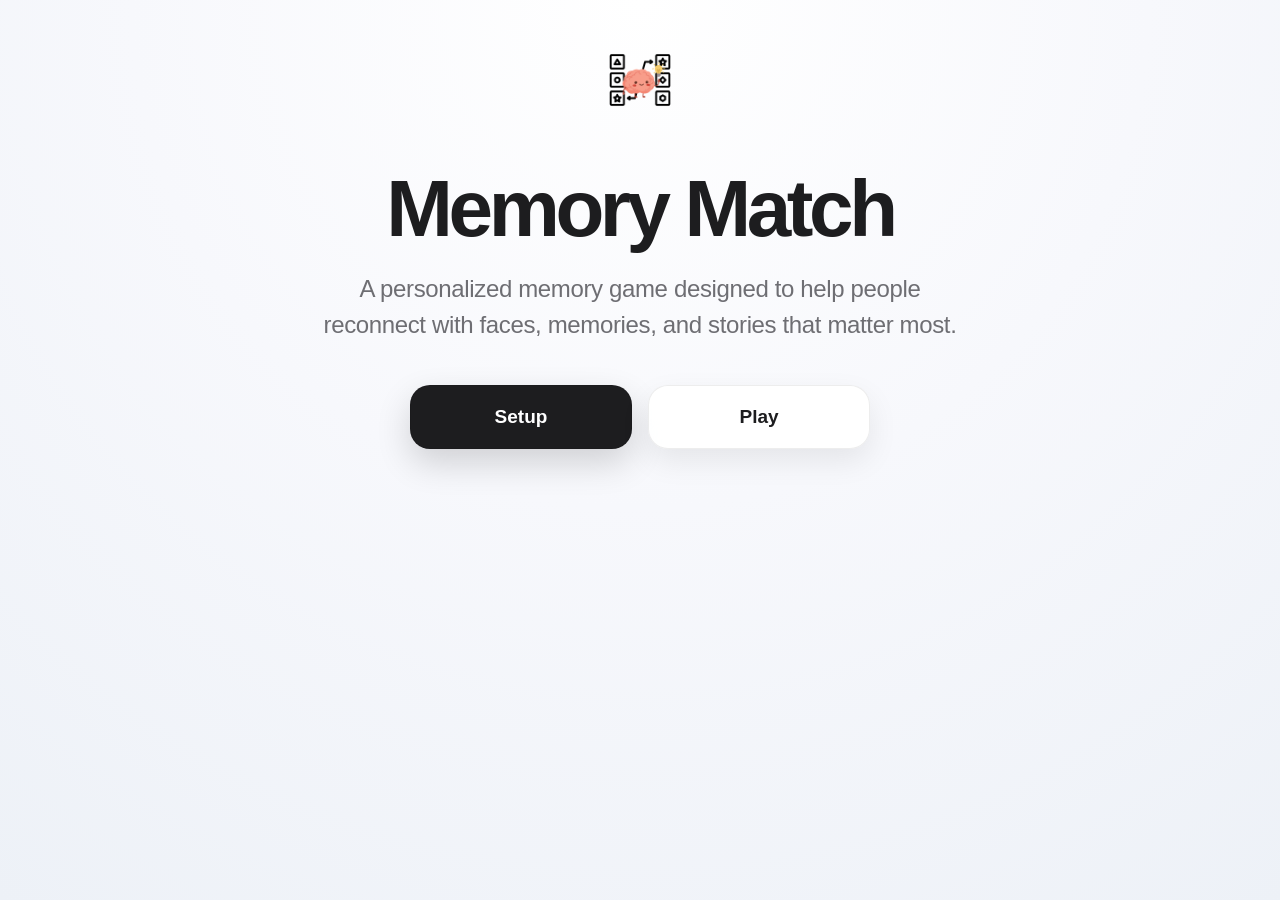
<file: index.html>
<!DOCTYPE html>
<html lang="en">
<head>
    <meta charset="UTF-8">

    <meta
        name="viewport"
        content="width=device-width, initial-scale=1.0"
    >

    <title>Memory Match</title>

    <link rel="stylesheet" href="style.css">
</head>

<body>

    <main class="page cover-page">

        <img
            src="cover-logo.png"
            alt="Memory Match Logo"
            style="
                display: block;
                width: auto;
                height: auto;
                max-width: 160px;
                max-height: 12.5vh;
                object-fit: contain;
                margin: 0 auto 28px auto;
            "
        >

        <h1>Memory Match</h1>

        <p class="subtitle">
            A personalized memory game designed to help people reconnect
            with faces, memories, and stories that matter most.
        </p>

        <div class="button-group">

            <button
                type="button"
                onclick="location.href='setup.html'"
            >
                Setup
            </button>

            <button
                type="button"
                onclick="location.href='play.html'"
            >
                Play
            </button>

        </div>

    </main>

</body>
</html>
</file>
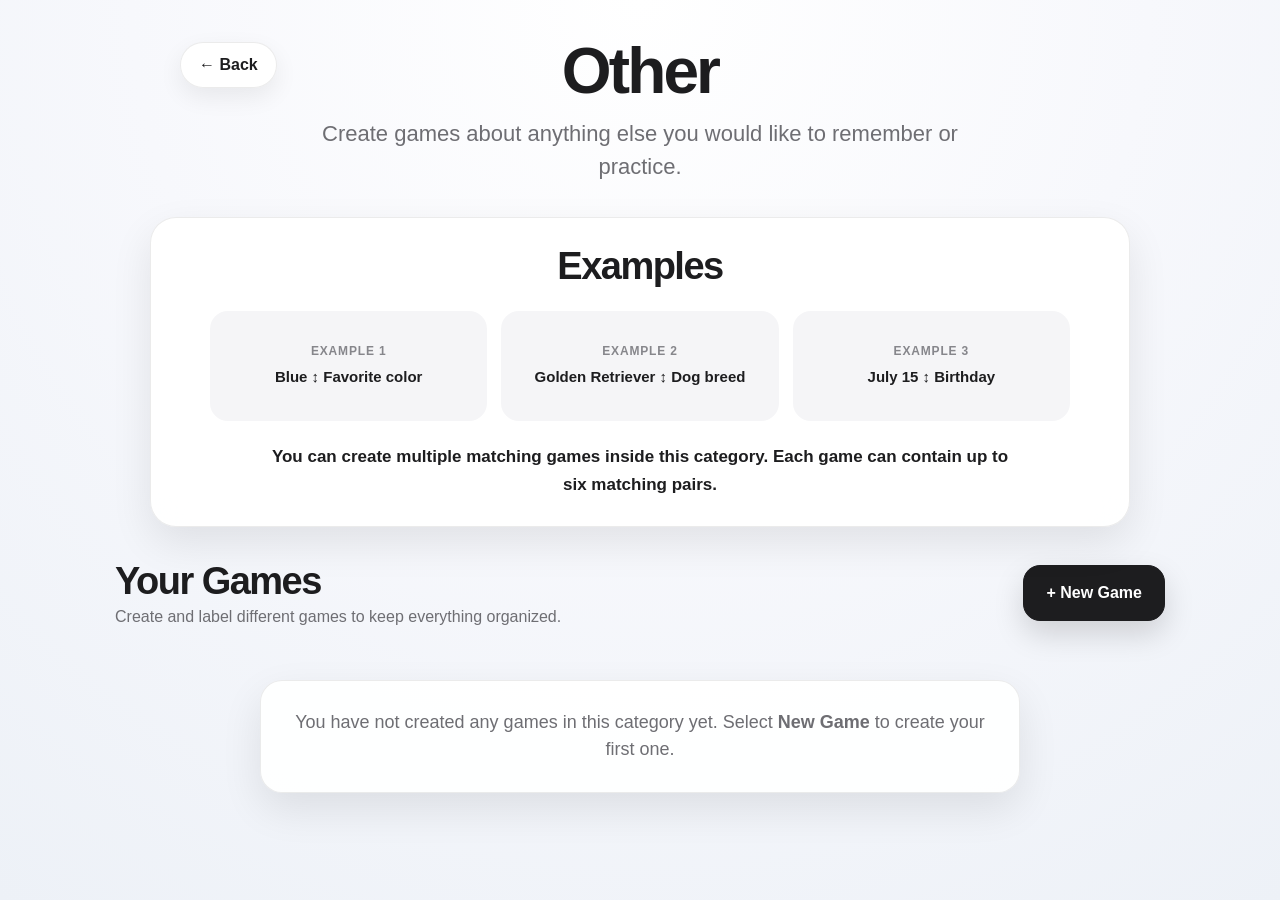
<file: category.html>
<!DOCTYPE html>
<html lang="en">
<head>
    <meta charset="UTF-8">

    <meta
        name="viewport"
        content="width=device-width, initial-scale=1.0"
    >

    <title>Category | Memory Match</title>

    <link rel="stylesheet" href="style.css">
    <link rel="stylesheet" href="game-pages.css">
</head>

<body>

    <main
        class="mm-page"
        data-category-setup-page
    >

        <header class="mm-page-header">

            <a
                class="mm-back-link"
                href="setup.html"
            >
                ← Back
            </a>

            <h1 data-category-title>
                Category
            </h1>

            <p
                class="mm-lead"
                data-category-description
            ></p>

        </header>


        <section class="mm-info-panel">

            <h2>Examples</h2>

            <div
                class="mm-example-grid"
                data-category-examples
            ></div>

            <p class="mm-note">
                You can create multiple matching games inside this category.
                Each game can contain up to six matching pairs.
            </p>

        </section>


        <section class="mm-game-library">

            <div class="mm-library-heading">

                <div>

                    <h2>Your Games</h2>

                    <p>
                        Create and label different games to keep everything organized.
                    </p>

                </div>


                <button
                    class="mm-button mm-button-primary"
                    type="button"
                    data-create-game
                >
                    + New Game
                </button>

            </div>


            <div
                class="mm-saved-games-grid"
                data-saved-games
            ></div>


            <div
                class="mm-empty-message"
                data-no-games
                hidden
            >
                You have not created any games in this category yet.
                Select <strong>New Game</strong> to create your first one.
            </div>

        </section>

    </main>


    <script src="memory-game.js"></script>

</body>
</html>
</file>
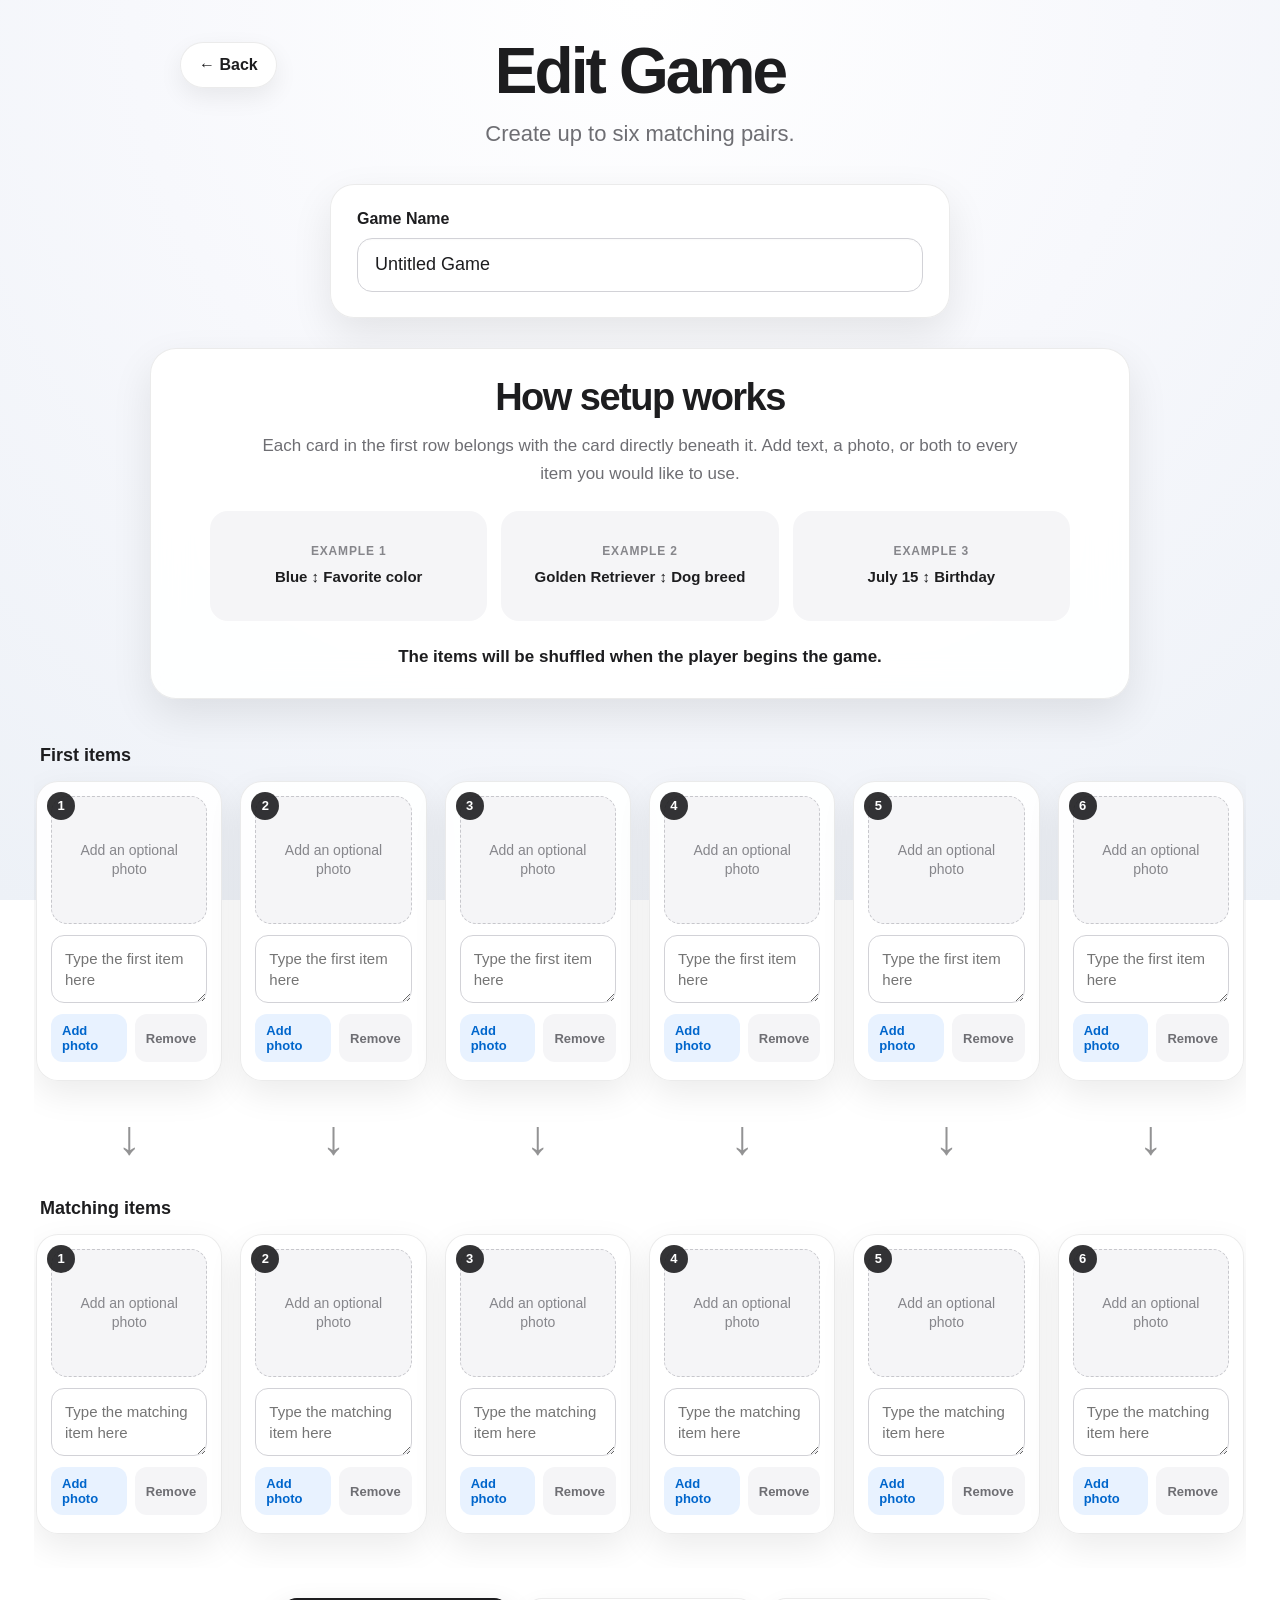
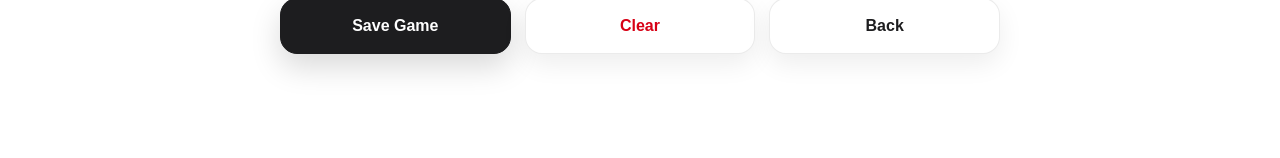
<file: edit-game.html>
<!DOCTYPE html>
<html lang="en">
<head>
    <meta charset="UTF-8">

    <meta
        name="viewport"
        content="width=device-width, initial-scale=1.0"
    >

    <title>Edit Game | Memory Match</title>

    <link rel="stylesheet" href="style.css">
    <link rel="stylesheet" href="game-pages.css">
</head>

<body>

    <main
        class="mm-page"
        data-game-editor
    >

        <header class="mm-page-header">

            <a
                class="mm-back-link"
                href="#"
                data-editor-back
            >
                ← Back
            </a>

            <h1>Edit Game</h1>

            <p class="mm-lead">
                Create up to six matching pairs.
            </p>

        </header>


        <section class="mm-name-panel">

            <label for="game-name">
                Game Name
            </label>

            <input
                id="game-name"
                type="text"
                maxlength="60"
                placeholder="Example: Family Vacation"
                data-game-name
            >

        </section>


        <section
            class="mm-info-panel"
            aria-labelledby="setup-works-title"
        >

            <h2 id="setup-works-title">
                How setup works
            </h2>

            <p>
                Each card in the first row belongs with the card
                directly beneath it. Add text, a photo, or both
                to every item you would like to use.
            </p>


            <div
                class="mm-example-grid"
                data-editor-examples
            ></div>


            <p class="mm-note">
                The items will be shuffled when the player begins the game.
            </p>

        </section>


        <section class="mm-board-section">

            <div class="mm-board-scroll">

                <div class="mm-pair-board">

                    <p class="mm-board-label">
                        First items
                    </p>


                    <div
                        class="mm-card-row"
                        data-first-row
                    ></div>


                    <div
                        class="mm-pair-arrows"
                        aria-hidden="true"
                    >
                        <span>↓</span>
                        <span>↓</span>
                        <span>↓</span>
                        <span>↓</span>
                        <span>↓</span>
                        <span>↓</span>
                    </div>


                    <p class="mm-board-label mm-matching-label">
                        Matching items
                    </p>


                    <div
                        class="mm-card-row"
                        data-match-row
                    ></div>

                </div>

            </div>


            <div class="mm-actions">

                <button
                    class="mm-button mm-button-primary"
                    type="button"
                    data-save-game
                >
                    Save Game
                </button>


                <button
                    class="mm-button mm-button-danger"
                    type="button"
                    data-clear-game
                >
                    Clear
                </button>


                <a
                    class="mm-button"
                    href="#"
                    data-bottom-back
                >
                    Back
                </a>

            </div>


            <p
                class="mm-status"
                data-status
                aria-live="polite"
            ></p>

        </section>

    </main>


    <script src="memory-game.js"></script>

</body>
</html>
</file>
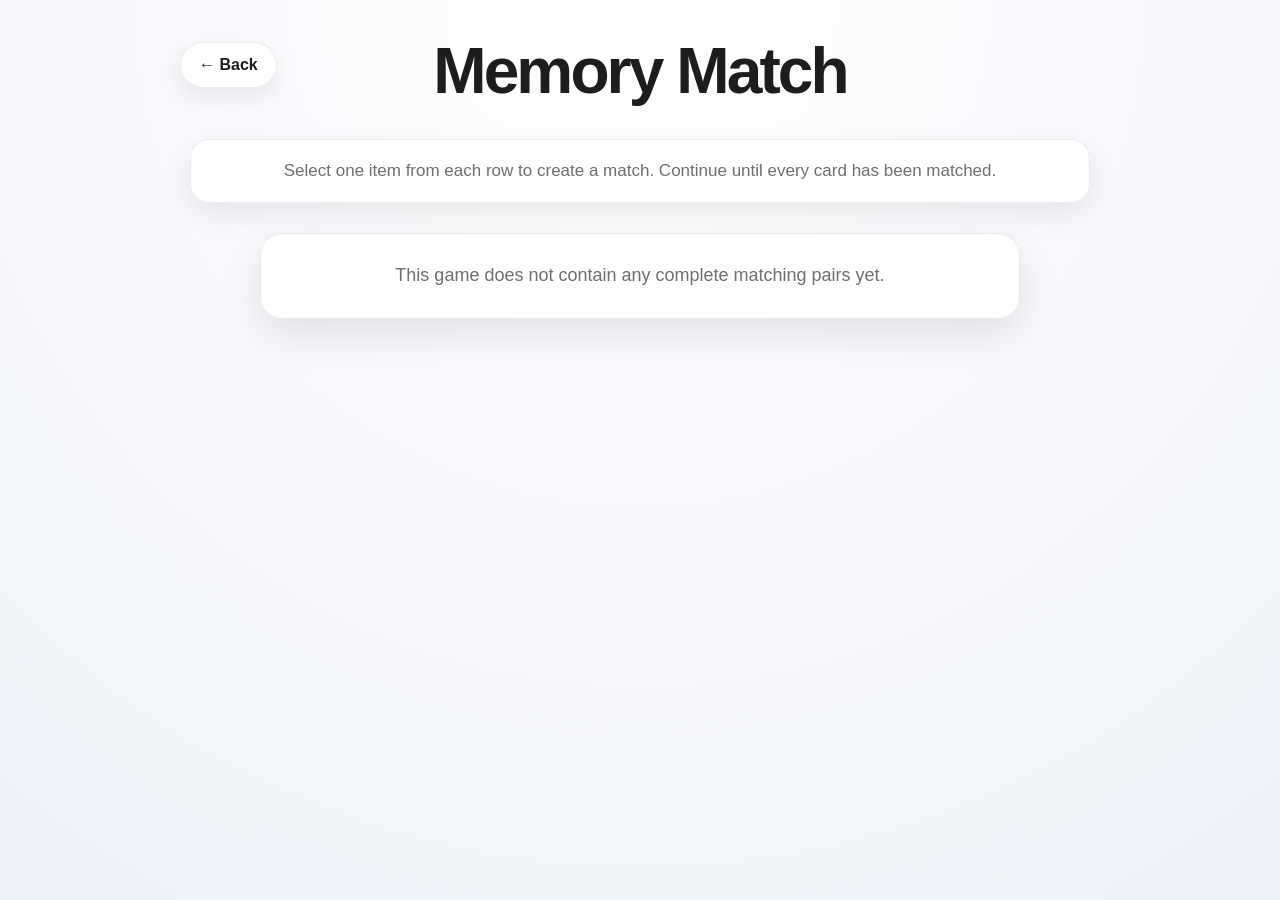
<file: game.html>
<!DOCTYPE html>
<html lang="en">
<head>
    <meta charset="UTF-8">

    <meta
        name="viewport"
        content="width=device-width, initial-scale=1.0"
    >

    <title>Memory Match</title>

    <link rel="stylesheet" href="style.css">
    <link rel="stylesheet" href="game-pages.css">
</head>

<body>

    <main
        class="mm-page"
        data-game-page
    >

        <header class="mm-page-header">

            <a
                class="mm-back-link"
                href="#"
                data-game-back
            >
                ← Back
            </a>

            <h1 data-game-title>
                Memory Match
            </h1>

        </header>


        <p class="mm-game-instruction">
            Select one item from each row to create a match.
            Continue until every card has been matched.
        </p>


        <div
            class="mm-empty-message"
            data-empty-game
            hidden
        >
            This game does not contain any complete matching pairs yet.
        </div>


        <section data-game-area>

            <p
                class="mm-progress"
                data-progress
            ></p>


            <div class="mm-board-scroll">

                <div
                    class="mm-game-board"
                    data-game-board
                >

                    <p class="mm-board-label">
                        First items
                    </p>

                    <div
                        class="mm-play-row"
                        data-play-first-row
                    ></div>


                    <p class="mm-board-label mm-play-matching-label">
                        Matching items
                    </p>

                    <div
                        class="mm-play-row"
                        data-play-match-row
                    ></div>


                    <svg
                        class="mm-line-layer"
                        aria-hidden="true"
                    ></svg>

                </div>

            </div>


            <section
                class="mm-results"
                data-results
                hidden
                aria-live="polite"
            >

                <h2>Results</h2>

                <p
                    class="mm-score"
                    data-score
                ></p>


                <ul
                    class="mm-result-list"
                    data-result-list
                ></ul>


                <div class="mm-result-actions">

                    <button
                        class="mm-button mm-button-primary"
                        type="button"
                        data-try-again
                    >
                        Try Again
                    </button>

                    <a
                        class="mm-button"
                        href="#"
                        data-results-back
                    >
                        Back
                    </a>

                </div>

            </section>

        </section>

    </main>


    <script src="memory-game.js"></script>

</body>
</html>
</file>
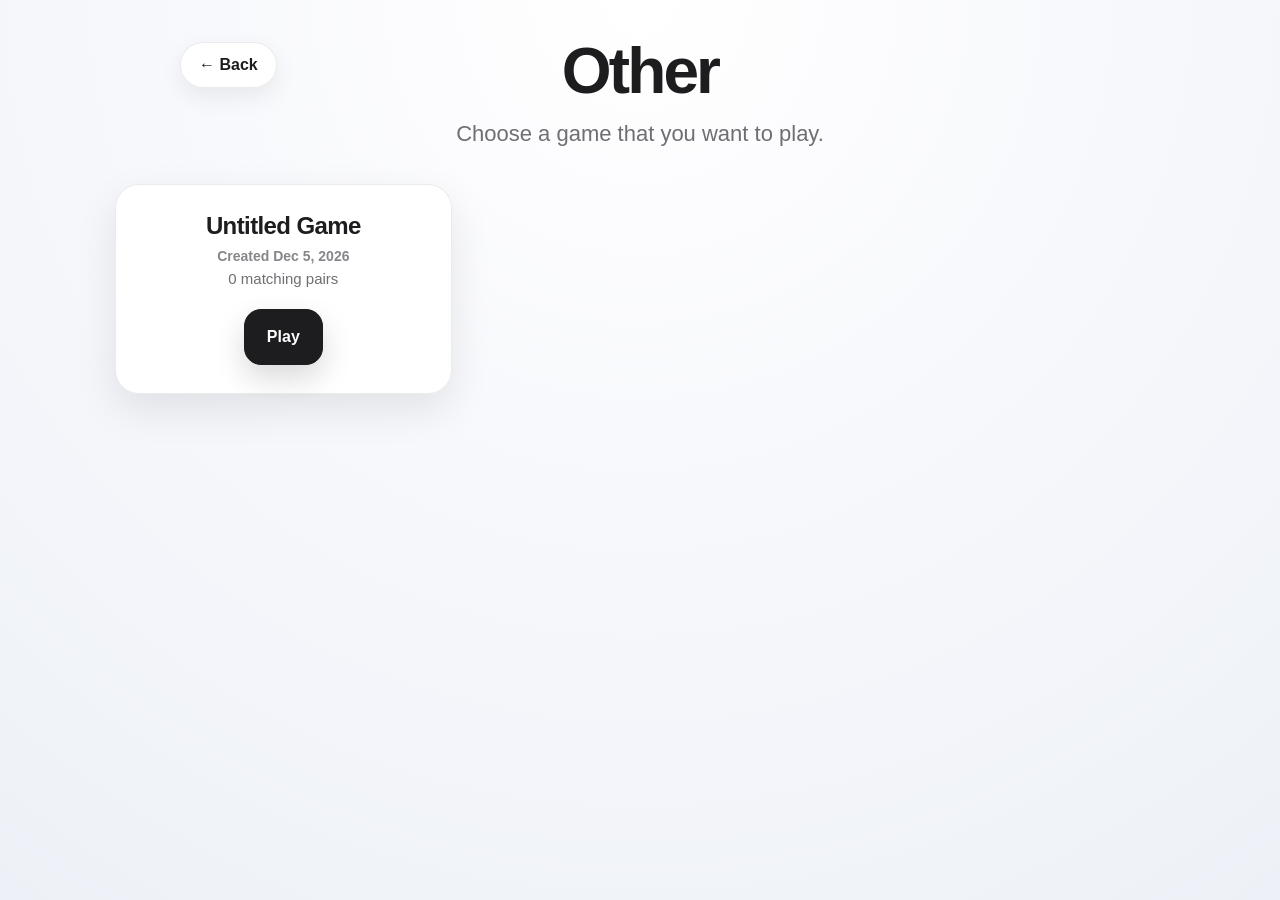
<file: play-category.html>
<!DOCTYPE html>
<html lang="en">
<head>
    <meta charset="UTF-8">

    <meta
        name="viewport"
        content="width=device-width, initial-scale=1.0"
    >

    <title>Choose Game | Memory Match</title>

    <link rel="stylesheet" href="style.css">
    <link rel="stylesheet" href="game-pages.css">
</head>

<body>

    <main
        class="mm-page"
        data-play-category-page
    >

        <header class="mm-page-header">

            <a
                class="mm-back-link"
                href="play.html"
            >
                ← Back
            </a>

            <h1 data-category-title>
                Category
            </h1>

            <p class="mm-lead">
                Choose a game that you want to play.
            </p>

        </header>


        <section
            class="mm-saved-games-grid"
            data-play-games
        ></section>


        <div
            class="mm-empty-message"
            data-no-play-games
            hidden
        >
            There are no games in this category yet.
            A family member or friend can create one in Setup.
        </div>

    </main>


    <script src="memory-game.js"></script>

</body>
</html>
</file>
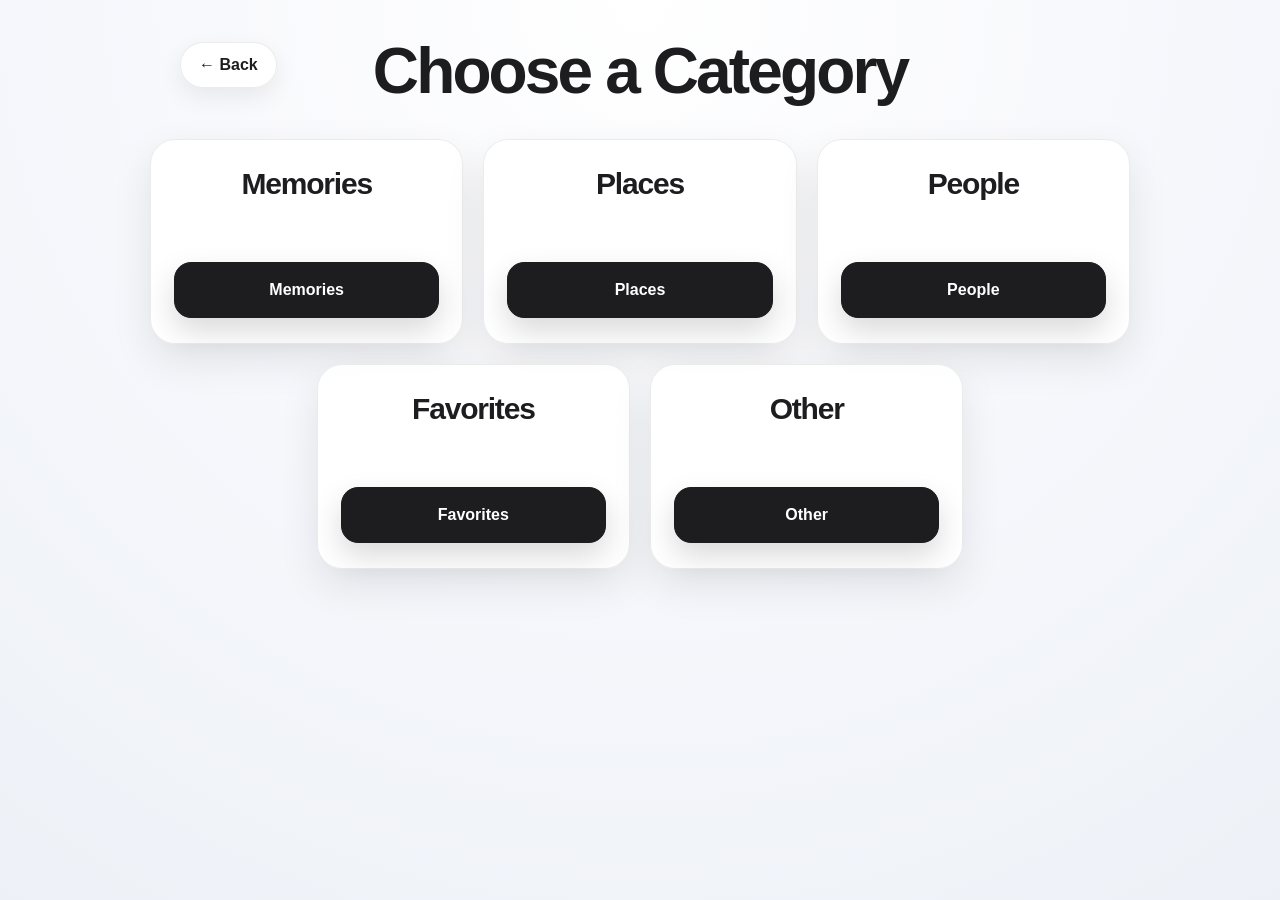
<file: play.html>
<!DOCTYPE html>
<html lang="en">
<head>
    <meta charset="UTF-8">

    <meta
        name="viewport"
        content="width=device-width, initial-scale=1.0"
    >

    <title>Play | Memory Match</title>

    <link rel="stylesheet" href="style.css">
    <link rel="stylesheet" href="game-pages.css">
</head>

<body>

    <main class="mm-page">

        <header class="mm-page-header">

            <a
                class="mm-back-link"
                href="index.html"
            >
                ← Back
            </a>

            <h1>Choose a Category</h1>

        </header>


        <section class="mm-category-grid">

            <article class="mm-level-choice">

                <h2>Memories</h2>

                <a
                    class="mm-button mm-button-primary"
                    href="play-category.html?category=memories"
                >
                    Memories
                </a>

            </article>


            <article class="mm-level-choice">

                <h2>Places</h2>

                <a
                    class="mm-button mm-button-primary"
                    href="play-category.html?category=places"
                >
                    Places
                </a>

            </article>


            <article class="mm-level-choice">

                <h2>People</h2>

                <a
                    class="mm-button mm-button-primary"
                    href="play-category.html?category=people"
                >
                    People
                </a>

            </article>


            <article class="mm-level-choice">

                <h2>Favorites</h2>

                <a
                    class="mm-button mm-button-primary"
                    href="play-category.html?category=favorites"
                >
                    Favorites
                </a>

            </article>


            <article class="mm-level-choice">

                <h2>Other</h2>

                <a
                    class="mm-button mm-button-primary"
                    href="play-category.html?category=other"
                >
                    Other
                </a>

            </article>

        </section>

    </main>

</body>
</html>
</file>
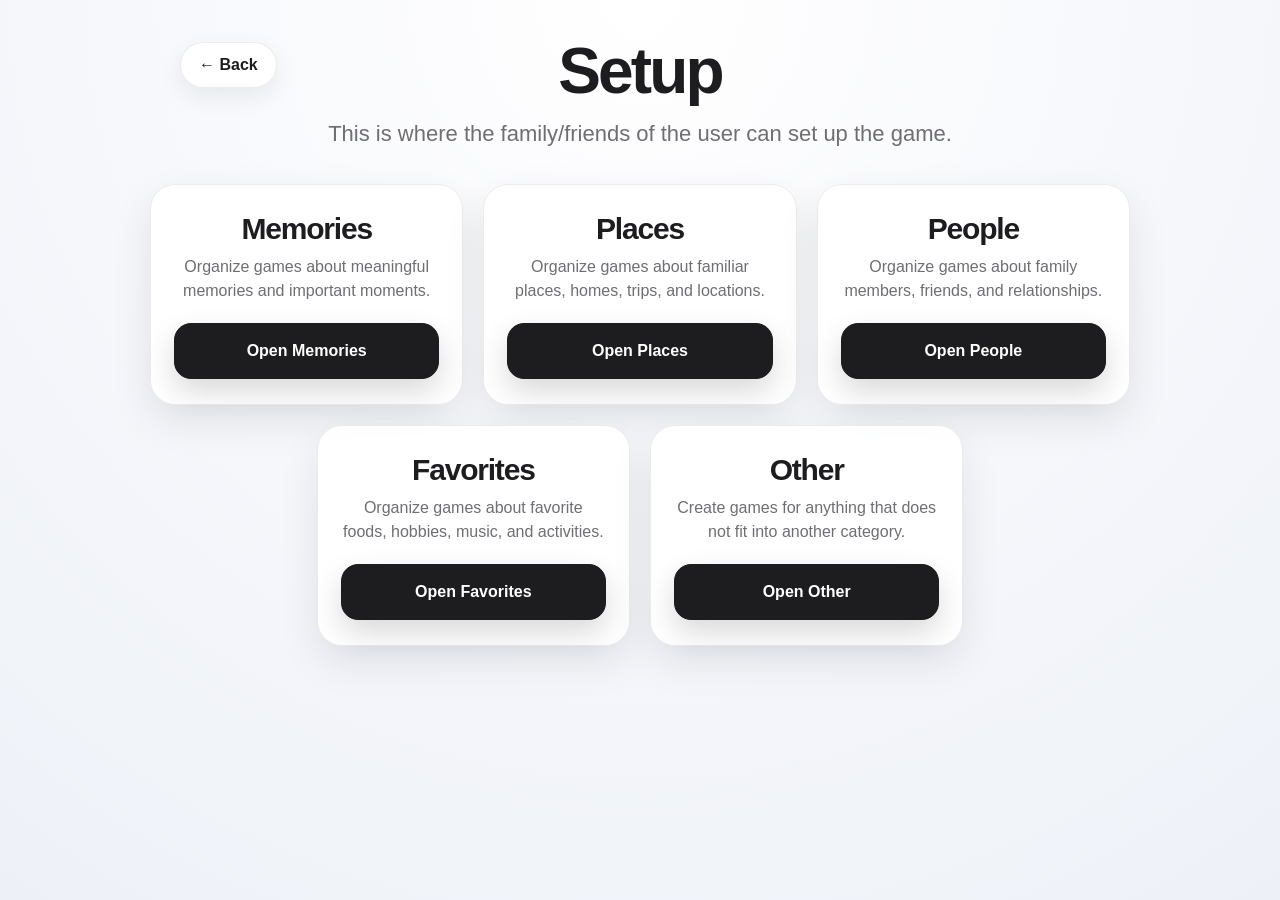
<file: setup.html>
<!DOCTYPE html>
<html lang="en">
<head>
    <meta charset="UTF-8">

    <meta
        name="viewport"
        content="width=device-width, initial-scale=1.0"
    >

    <title>Setup | Memory Match</title>

    <link rel="stylesheet" href="style.css">
    <link rel="stylesheet" href="game-pages.css">
</head>

<body>

    <main class="mm-page">

        <header class="mm-page-header">

            <a
                class="mm-back-link"
                href="index.html"
            >
                ← Back
            </a>

            <h1>Setup</h1>

            <p class="mm-lead">
                This is where the family/friends of the user can set up the game.
            </p>

        </header>


        <section class="mm-category-grid">

            <article class="mm-level-choice">

                <h2>Memories</h2>

                <p>
                    Organize games about meaningful memories and important moments.
                </p>

                <a
                    class="mm-button mm-button-primary"
                    href="category.html?category=memories"
                >
                    Open Memories
                </a>

            </article>


            <article class="mm-level-choice">

                <h2>Places</h2>

                <p>
                    Organize games about familiar places, homes, trips, and locations.
                </p>

                <a
                    class="mm-button mm-button-primary"
                    href="category.html?category=places"
                >
                    Open Places
                </a>

            </article>


            <article class="mm-level-choice">

                <h2>People</h2>

                <p>
                    Organize games about family members, friends, and relationships.
                </p>

                <a
                    class="mm-button mm-button-primary"
                    href="category.html?category=people"
                >
                    Open People
                </a>

            </article>


            <article class="mm-level-choice">

                <h2>Favorites</h2>

                <p>
                    Organize games about favorite foods, hobbies, music, and activities.
                </p>

                <a
                    class="mm-button mm-button-primary"
                    href="category.html?category=favorites"
                >
                    Open Favorites
                </a>

            </article>


            <article class="mm-level-choice">

                <h2>Other</h2>

                <p>
                    Create games for anything that does not fit into another category.
                </p>

                <a
                    class="mm-button mm-button-primary"
                    href="category.html?category=other"
                >
                    Open Other
                </a>

            </article>

        </section>

    </main>

</body>
</html>
</file>
<file: style.css>
/* ==================================================
   MEMORY MATCH
   Shared Apple-inspired website styling
================================================== */


/* ==================================================
   Base
================================================== */

* {
    box-sizing: border-box;
}

html {
    min-height: 100%;
    scroll-behavior: smooth;
}

body {
    margin: 0;
    min-height: 100vh;

    font-family:
        -apple-system,
        BlinkMacSystemFont,
        "SF Pro Display",
        "SF Pro Text",
        "Helvetica Neue",
        Arial,
        sans-serif;

    color: #1d1d1f;

    background:
        radial-gradient(
            circle at top,
            #ffffff 0%,
            #f7f8fc 46%,
            #edf1f7 100%
        );

    background-attachment: fixed;
}

button,
input,
textarea,
select {
    font: inherit;
}

img {
    max-width: 100%;
}

a {
    color: inherit;
    text-decoration: none;
}

button {
    border: none;
}


/* ==================================================
   Shared Page Layout
================================================== */

.page {
    position: relative;

    width: min(100%, 1180px);
    min-height: 100vh;

    margin: 0 auto;
    padding: 42px 24px 56px;

    display: flex;
    flex-direction: column;
    align-items: center;

    text-align: center;
}


/* ==================================================
   Homepage
================================================== */

.cover-page {
    justify-content: flex-start;
    padding-top: 28px;
}

.cover-logo {
    display: block;

    width: auto;
    height: auto;

    max-width: 160px;
    max-height: 12.5vh;

    margin: 0 auto 26px;

    object-fit: contain;
}

.cover-page h1 {
    margin: 0;

    font-size: clamp(48px, 7vw, 80px);
    font-weight: 700;
    line-height: 1;
    letter-spacing: -0.055em;

    color: #1d1d1f;
}

.subtitle {
    width: min(100%, 650px);

    margin: 22px auto 42px;

    font-size: clamp(18px, 2.2vw, 24px);
    font-weight: 400;
    line-height: 1.5;
    letter-spacing: -0.015em;

    color: #6e6e73;
}

.button-group {
    width: min(100%, 460px);

    display: grid;
    grid-template-columns: repeat(2, minmax(0, 1fr));
    gap: 16px;
}

.button-group button {
    min-height: 64px;

    padding: 16px 24px;

    border: 1px solid rgba(0, 0, 0, 0.07);
    border-radius: 20px;

    background: rgba(255, 255, 255, 0.9);
    color: #1d1d1f;

    font-size: 19px;
    font-weight: 600;

    cursor: pointer;

    box-shadow:
        0 12px 30px rgba(0, 0, 0, 0.08);

    backdrop-filter: blur(18px);
    -webkit-backdrop-filter: blur(18px);

    transition:
        transform 160ms ease,
        box-shadow 160ms ease,
        background-color 160ms ease;
}

.button-group button:first-child {
    background: #1d1d1f;
    color: #ffffff;

    box-shadow:
        0 14px 34px rgba(0, 0, 0, 0.16);
}

.button-group button:hover {
    transform: translateY(-2px);

    box-shadow:
        0 17px 38px rgba(0, 0, 0, 0.12);
}

.button-group button:active {
    transform: translateY(0);
}


/* ==================================================
   General Typography
================================================== */

h1,
h2,
h3 {
    color: #1d1d1f;
    letter-spacing: -0.04em;
}

h1 {
    margin: 0 0 18px;

    font-size: clamp(42px, 6vw, 68px);
    line-height: 1.05;
}

h2 {
    margin: 0 0 14px;

    font-size: clamp(27px, 3.5vw, 38px);
    line-height: 1.1;
}

h3 {
    margin: 0 0 10px;

    font-size: 22px;
}

p {
    color: #6e6e73;
}

.eyebrow {
    margin: 0 0 12px;

    color: #0071e3;

    font-size: 15px;
    font-weight: 700;
    letter-spacing: 0.08em;
    text-transform: uppercase;
}


/* ==================================================
   Back Links
================================================== */

.back-link {
    position: absolute;
    top: 32px;
    left: 24px;

    display: inline-flex;
    align-items: center;
    justify-content: center;

    min-height: 44px;

    padding: 10px 16px;

    border: 1px solid rgba(0, 0, 0, 0.07);
    border-radius: 999px;

    background: rgba(255, 255, 255, 0.86);
    color: #1d1d1f;

    font-size: 15px;
    font-weight: 600;

    box-shadow:
        0 8px 24px rgba(0, 0, 0, 0.07);

    backdrop-filter: blur(16px);
    -webkit-backdrop-filter: blur(16px);

    transition:
        transform 160ms ease,
        background-color 160ms ease;
}

.back-link:hover {
    transform: translateY(-1px);
    background: #ffffff;
}

.bottom-back-button {
    display: inline-flex;
    align-items: center;
    justify-content: center;

    min-width: 170px;
    min-height: 52px;

    margin-top: 38px;
    padding: 13px 22px;

    border: 1px solid rgba(0, 0, 0, 0.08);
    border-radius: 16px;

    background: rgba(255, 255, 255, 0.9);
    color: #1d1d1f;

    font-weight: 600;

    box-shadow:
        0 10px 26px rgba(0, 0, 0, 0.07);

    transition:
        transform 160ms ease,
        box-shadow 160ms ease;
}

.bottom-back-button:hover {
    transform: translateY(-2px);

    box-shadow:
        0 14px 32px rgba(0, 0, 0, 0.1);
}


/* ==================================================
   Setup and Play Level Pages
================================================== */

.level-page {
    padding-top: 92px;
}

.page-heading {
    width: min(100%, 720px);

    margin-bottom: 42px;
}

.page-heading h1 {
    margin-bottom: 16px;
}

.page-description {
    margin: 0 auto;

    max-width: 650px;

    font-size: clamp(18px, 2vw, 22px);
    line-height: 1.55;
}

.level-grid {
    width: 100%;

    display: grid;
    grid-template-columns: repeat(3, minmax(0, 1fr));
    gap: 22px;

    align-items: stretch;
}

.level-card {
    min-height: 420px;

    padding: 30px 26px;

    display: flex;
    flex-direction: column;
    align-items: center;

    border: 1px solid rgba(0, 0, 0, 0.07);
    border-radius: 28px;

    background: rgba(255, 255, 255, 0.88);

    box-shadow:
        0 18px 46px rgba(0, 0, 0, 0.08);

    backdrop-filter: blur(20px);
    -webkit-backdrop-filter: blur(20px);

    transition:
        transform 180ms ease,
        box-shadow 180ms ease;
}

.level-card:hover {
    transform: translateY(-5px);

    box-shadow:
        0 24px 54px rgba(0, 0, 0, 0.12);
}

.level-icon {
    width: 58px;
    height: 58px;

    margin-bottom: 22px;

    display: flex;
    align-items: center;
    justify-content: center;

    border-radius: 18px;

    background: #1d1d1f;
    color: #ffffff;

    font-size: 21px;
    font-weight: 700;

    box-shadow:
        0 12px 26px rgba(0, 0, 0, 0.14);
}

.level-card h2 {
    font-size: 32px;
}

.level-card > p {
    margin: 0;

    min-height: 82px;

    font-size: 17px;
    line-height: 1.55;
}

.level-example {
    width: 100%;

    margin: 24px 0;
    padding: 17px;

    display: flex;
    flex-direction: column;
    gap: 7px;

    border-radius: 18px;

    background: #f5f5f7;

    text-align: left;
}

.level-example span {
    color: #86868b;

    font-size: 13px;
    font-weight: 700;
    letter-spacing: 0.06em;
    text-transform: uppercase;
}

.level-example strong {
    color: #1d1d1f;

    font-size: 15px;
    line-height: 1.45;
}

.level-button {
    width: 100%;
    min-height: 54px;

    margin-top: auto;
    padding: 14px 20px;

    display: flex;
    align-items: center;
    justify-content: center;

    border-radius: 17px;

    font-size: 17px;
    font-weight: 600;

    transition:
        transform 160ms ease,
        box-shadow 160ms ease,
        background-color 160ms ease;
}

.primary-level-button {
    background: #1d1d1f;
    color: #ffffff;

    box-shadow:
        0 12px 28px rgba(0, 0, 0, 0.14);
}

.primary-level-button:hover {
    transform: translateY(-2px);
    background: #000000;

    box-shadow:
        0 16px 34px rgba(0, 0, 0, 0.18);
}


/* ==================================================
   Shared Panels and Cards
================================================== */

.card,
.panel,
.setup-card,
.game-card {
    border: 1px solid rgba(0, 0, 0, 0.07);
    border-radius: 22px;

    background: rgba(255, 255, 255, 0.9);

    box-shadow:
        0 14px 34px rgba(0, 0, 0, 0.08);

    backdrop-filter: blur(18px);
    -webkit-backdrop-filter: blur(18px);
}


/* ==================================================
   Edit Pages
================================================== */

.edit-page {
    width: min(100%, 1320px);
}

.instructions {
    width: min(100%, 860px);

    margin: 0 auto 30px;

    border: 1px solid rgba(0, 0, 0, 0.07);
    border-radius: 20px;

    background: rgba(255, 255, 255, 0.86);

    box-shadow:
        0 12px 32px rgba(0, 0, 0, 0.07);

    overflow: hidden;
}

.instructions summary {
    padding: 18px 22px;

    color: #1d1d1f;

    font-weight: 650;
    text-align: left;

    cursor: pointer;
}

.instructions-content {
    padding: 0 22px 20px;

    text-align: left;
}

.instructions-content p {
    margin: 0 0 12px;
    line-height: 1.55;
}

.setup-board {
    position: relative;

    width: 100%;

    display: grid;
    grid-template-columns: repeat(6, minmax(145px, 1fr));
    gap: 18px;

    overflow-x: auto;

    padding: 10px 4px 24px;
}

.setup-card {
    min-width: 145px;
    min-height: 285px;

    padding: 14px;

    display: flex;
    flex-direction: column;
    gap: 12px;
}

.setup-photo-area {
    position: relative;

    width: 100%;
    aspect-ratio: 1 / 1;

    display: flex;
    align-items: center;
    justify-content: center;

    overflow: hidden;

    border: 1px dashed #c7c7cc;
    border-radius: 17px;

    background: #f5f5f7;
}

.setup-photo-area img {
    width: 100%;
    height: 100%;

    object-fit: cover;
}

.photo-placeholder {
    padding: 12px;

    color: #86868b;

    font-size: 14px;
    line-height: 1.4;
}

.setup-card textarea,
.setup-card input[type="text"] {
    width: 100%;
    min-height: 58px;

    padding: 12px 13px;

    resize: vertical;

    border: 1px solid #d2d2d7;
    border-radius: 13px;
    outline: none;

    background: #ffffff;
    color: #1d1d1f;

    font-size: 15px;
    line-height: 1.4;
}

.setup-card textarea:focus,
.setup-card input[type="text"]:focus {
    border-color: #0071e3;

    box-shadow:
        0 0 0 4px rgba(0, 113, 227, 0.12);
}

.photo-button,
.remove-photo-button {
    min-height: 40px;

    padding: 9px 12px;

    border-radius: 12px;

    font-size: 14px;
    font-weight: 600;

    cursor: pointer;
}

.photo-button {
    background: #e8f2ff;
    color: #0066cc;
}

.remove-photo-button {
    background: #f5f5f7;
    color: #6e6e73;
}

.edit-actions {
    width: min(100%, 620px);

    margin-top: 30px;

    display: grid;
    grid-template-columns: repeat(2, minmax(0, 1fr));
    gap: 14px;
}

.save-button,
.clear-button,
.restart-button,
.primary-button,
.secondary-button,
.back-button {
    min-height: 54px;

    padding: 14px 22px;

    border-radius: 16px;

    font-weight: 650;

    cursor: pointer;

    transition:
        transform 160ms ease,
        box-shadow 160ms ease;
}

.save-button,
.primary-button {
    background: #1d1d1f;
    color: #ffffff;

    box-shadow:
        0 12px 28px rgba(0, 0, 0, 0.14);
}

.clear-button,
.restart-button,
.secondary-button,
.back-button {
    border: 1px solid rgba(0, 0, 0, 0.08);

    background: #ffffff;
    color: #1d1d1f;

    box-shadow:
        0 10px 26px rgba(0, 0, 0, 0.07);
}

.save-button:hover,
.clear-button:hover,
.restart-button:hover,
.primary-button:hover,
.secondary-button:hover,
.back-button:hover {
    transform: translateY(-2px);
}


/* ==================================================
   Gameplay Pages
================================================== */

.game-page {
    width: min(100%, 1320px);
}

.game-header {
    width: min(100%, 800px);
    margin-bottom: 28px;
}

.progress-text {
    margin: 10px 0 0;

    color: #6e6e73;

    font-size: 17px;
    font-weight: 600;
}

.game-board {
    position: relative;

    width: 100%;

    padding: 12px 4px 28px;

    overflow-x: auto;
}

.game-row {
    position: relative;
    z-index: 2;

    min-width: 980px;

    display: grid;
    grid-template-columns: repeat(6, minmax(145px, 1fr));
    gap: 18px;
}

.game-row + .game-row {
    margin-top: 90px;
}

.game-card {
    position: relative;

    min-width: 145px;
    min-height: 220px;

    padding: 14px;

    display: flex;
    flex-direction: column;
    align-items: center;
    justify-content: center;
    gap: 12px;

    cursor: pointer;

    transition:
        transform 160ms ease,
        box-shadow 160ms ease,
        border-color 160ms ease;
}

.game-card:hover {
    transform: translateY(-3px);

    box-shadow:
        0 18px 42px rgba(0, 0, 0, 0.12);
}

.game-card.selected {
    border-color: #0071e3;

    box-shadow:
        0 0 0 4px rgba(0, 113, 227, 0.14),
        0 18px 42px rgba(0, 0, 0, 0.1);
}

.game-card.matched {
    border-color: #34c759;

    background: rgba(235, 255, 240, 0.94);

    cursor: default;
}

.game-card img {
    width: 100%;
    aspect-ratio: 1 / 1;

    border-radius: 15px;

    object-fit: cover;
}

.game-card-text {
    color: #1d1d1f;

    font-size: 16px;
    font-weight: 600;
    line-height: 1.35;
}

.connection-layer {
    position: absolute;
    inset: 0;

    z-index: 1;

    width: 100%;
    height: 100%;

    pointer-events: none;
}

.completion-message {
    width: min(100%, 620px);

    margin-top: 30px;
    padding: 28px;

    border: 1px solid rgba(52, 199, 89, 0.2);
    border-radius: 24px;

    background: rgba(239, 255, 244, 0.92);

    box-shadow:
        0 18px 44px rgba(0, 0, 0, 0.08);
}

.completion-message h2 {
    margin-bottom: 10px;
}

.hidden {
    display: none !important;
}


/* ==================================================
   Status Messages
================================================== */

.status-message {
    min-height: 24px;

    margin: 18px 0 0;

    color: #34a853;

    font-size: 15px;
    font-weight: 600;
}


/* ==================================================
   Tablet
================================================== */

@media (max-width: 900px) {

    .level-grid {
        grid-template-columns: 1fr;
        width: min(100%, 620px);
    }

    .level-card {
        min-height: auto;
    }

    .level-card > p {
        min-height: auto;
    }

    .setup-board {
        grid-template-columns: repeat(6, 150px);
    }
}


/* ==================================================
   Mobile
================================================== */

@media (max-width: 600px) {

    .page {
        padding: 28px 17px 40px;
    }

    .cover-page {
        padding-top: 22px;
    }

    .cover-logo {
        max-width: 130px;
        max-height: 12.5vh;

        margin-bottom: 22px;
    }

    .cover-page h1 {
        font-size: clamp(42px, 13vw, 58px);
    }

    .subtitle {
        margin: 18px auto 34px;

        font-size: 18px;
    }

    .button-group {
        width: min(100%, 340px);

        grid-template-columns: 1fr;
    }

    .button-group button {
        min-height: 58px;
    }

    .level-page {
        padding-top: 90px;
    }

    .back-link {
        top: 22px;
        left: 17px;
    }

    .page-heading {
        margin-bottom: 30px;
    }

    .level-card {
        padding: 26px 20px;

        border-radius: 24px;
    }

    .edit-actions {
        grid-template-columns: 1fr;
    }

    .setup-board {
        grid-template-columns: repeat(6, 145px);
        gap: 14px;
    }

    .game-row {
        grid-template-columns: repeat(6, 145px);
        gap: 14px;

        min-width: 940px;
    }

    .game-row + .game-row {
        margin-top: 72px;
    }
}
</file>
<file: game-pages.css>
/* =========================================================
   MEMORY MATCH
   Category, editor, and gameplay pages
========================================================= */

:root {
    --mm-text: #1d1d1f;
    --mm-muted: #6e6e73;
    --mm-blue: #0071e3;
    --mm-green: #248a3d;
    --mm-red: #d70015;
    --mm-panel: rgba(255, 255, 255, 0.92);
    --mm-border: rgba(0, 0, 0, 0.08);
    --mm-shadow: 0 16px 42px rgba(0, 0, 0, 0.09);
}

/* =========================================================
   PAGE
========================================================= */

.mm-page {
    width: min(100%, 1380px);
    min-height: 100vh;
    margin: 0 auto;
    padding: 38px 34px 60px;
    color: var(--mm-text);
}

.mm-page-header {
    position: relative;
    width: 100%;
    max-width: 920px;
    margin: 0 auto 34px;
    padding: 0 100px;
    text-align: center;
}

.mm-page-header h1 {
    margin: 0 0 12px;
    font-size: clamp(42px, 5vw, 64px);
    line-height: 1.04;
    letter-spacing: -0.045em;
}

.mm-lead {
    max-width: 720px;
    margin: 0 auto;
    color: var(--mm-muted);
    font-size: clamp(18px, 2vw, 22px);
    line-height: 1.5;
}

/* =========================================================
   BACK BUTTON
========================================================= */

.mm-back-link {
    position: absolute;
    top: 4px;
    left: 0;

    min-height: 46px;
    padding: 11px 18px;

    display: inline-flex;
    align-items: center;
    justify-content: center;

    border: 1px solid var(--mm-border);
    border-radius: 999px;

    background: var(--mm-panel);
    color: var(--mm-text);

    font-weight: 650;

    box-shadow: 0 9px 24px rgba(0, 0, 0, 0.07);

    backdrop-filter: blur(16px);
    -webkit-backdrop-filter: blur(16px);

    transition:
        transform 160ms ease,
        box-shadow 160ms ease;
}

.mm-back-link:hover {
    transform: translateY(-2px);
    box-shadow: 0 13px 30px rgba(0, 0, 0, 0.1);
}

/* =========================================================
   CATEGORY CARDS
========================================================= */

.mm-category-grid {
    width: min(100%, 980px);
    margin: 26px auto 0;

    display: grid;
    grid-template-columns: repeat(6, 1fr);
    gap: 20px;
}

.mm-category-grid .mm-level-choice {
    grid-column: span 2;
}

.mm-category-grid .mm-level-choice:nth-child(4) {
    grid-column: 2 / span 2;
}

.mm-category-grid .mm-level-choice:nth-child(5) {
    grid-column: 4 / span 2;
}

.mm-level-choice {
    min-height: 205px;
    padding: 25px 23px;

    display: flex;
    flex-direction: column;
    align-items: center;
    justify-content: center;

    border: 1px solid var(--mm-border);
    border-radius: 25px;

    background: var(--mm-panel);

    box-shadow: var(--mm-shadow);

    text-align: center;

    transition:
        transform 170ms ease,
        box-shadow 170ms ease;
}

.mm-level-choice:hover {
    transform: translateY(-4px);
    box-shadow: 0 21px 50px rgba(0, 0, 0, 0.12);
}

.mm-level-choice h2 {
    margin: 2px 0 10px;
    font-size: 30px;
}

.mm-level-choice p {
    margin: 0 0 20px;
    color: var(--mm-muted);
    line-height: 1.5;
}

.mm-level-choice .mm-button {
    width: 100%;
    margin-top: auto;
}

/* =========================================================
   INFORMATION PANEL
========================================================= */

.mm-info-panel {
    width: min(100%, 980px);
    margin: 0 auto 34px;
    padding: 28px;

    border: 1px solid var(--mm-border);
    border-radius: 26px;

    background: var(--mm-panel);

    box-shadow: var(--mm-shadow);

    text-align: center;

    backdrop-filter: blur(18px);
    -webkit-backdrop-filter: blur(18px);
}

.mm-info-panel h2 {
    margin: 0 0 14px;
    font-size: clamp(27px, 3.4vw, 38px);
}

.mm-info-panel > p {
    max-width: 760px;
    margin: 0 auto;

    color: var(--mm-muted);

    font-size: 17px;
    line-height: 1.6;
}

/* =========================================================
   EXAMPLES
========================================================= */

.mm-example-grid {
    width: min(100%, 860px);
    margin: 24px auto 0;

    display: grid;
    grid-template-columns: repeat(3, 1fr);
    gap: 14px;
}

.mm-example {
    min-height: 110px;
    padding: 17px;

    display: flex;
    flex-direction: column;
    align-items: center;
    justify-content: center;

    border-radius: 18px;

    background: #f5f5f7;

    text-align: center;
}

.mm-example span {
    margin-bottom: 8px;

    color: #86868b;

    font-size: 12px;
    font-weight: 750;

    letter-spacing: 0.07em;
    text-transform: uppercase;
}

.mm-example strong {
    font-size: 15px;
    line-height: 1.45;
}

.mm-note {
    margin-top: 22px !important;
    color: var(--mm-text) !important;
    font-weight: 650;
}

/* =========================================================
   GAME LIBRARY
========================================================= */

.mm-game-library {
    width: min(100%, 1050px);
    margin: 0 auto;
}

.mm-library-heading {
    margin-bottom: 24px;

    display: flex;
    align-items: center;
    justify-content: space-between;

    gap: 20px;

    text-align: left;
}

.mm-library-heading h2 {
    margin: 0 0 5px;
}

.mm-library-heading p {
    margin: 0;
    color: var(--mm-muted);
}

/* =========================================================
   SAVED GAME CARDS
========================================================= */

.mm-saved-games-grid {
    width: min(100%, 1050px);
    margin: 0 auto;

    display: grid;
    grid-template-columns: repeat(3, minmax(0, 1fr));
    gap: 20px;
}

.mm-saved-game-card {
    min-height: 210px;
    padding: 27px 24px;

    display: flex;
    flex-direction: column;
    align-items: center;
    justify-content: flex-start;

    border: 1px solid var(--mm-border);
    border-radius: 24px;

    background: var(--mm-panel);

    box-shadow: var(--mm-shadow);

    text-align: center;

    backdrop-filter: blur(18px);
    -webkit-backdrop-filter: blur(18px);
}

.mm-saved-game-card h3 {
    margin: 0 0 8px;

    color: var(--mm-text);

    font-size: 24px;
    letter-spacing: -0.025em;
}

.mm-created-date {
    margin: 0 0 6px !important;

    color: #86868b !important;

    font-size: 14px;
    font-weight: 600;
}

.mm-pair-count {
    margin: 0 0 22px !important;

    color: var(--mm-muted) !important;

    font-size: 15px;
}

.mm-game-card-actions {
    width: 100%;
    margin-top: auto;

    display: grid;
    grid-template-columns: 1fr 1fr;
    gap: 10px;
}

/* =========================================================
   GAME NAME
========================================================= */

.mm-name-panel {
    width: min(100%, 620px);
    margin: 0 auto 30px;
    padding: 25px 26px;

    border: 1px solid var(--mm-border);
    border-radius: 24px;

    background: var(--mm-panel);

    box-shadow: var(--mm-shadow);

    text-align: left;
}

.mm-name-panel label {
    display: block;
    margin-bottom: 10px;

    color: var(--mm-text);

    font-size: 16px;
    font-weight: 700;
}

.mm-name-panel input {
    width: 100%;
    min-height: 54px;

    padding: 14px 17px;

    border: 1px solid #d2d2d7;
    border-radius: 15px;
    outline: none;

    background: #ffffff;
    color: var(--mm-text);

    font-size: 18px;

    box-shadow: inset 0 1px 2px rgba(0, 0, 0, 0.025);

    transition:
        border-color 150ms ease,
        box-shadow 150ms ease;
}

.mm-name-panel input:focus {
    border-color: var(--mm-blue);

    box-shadow:
        0 0 0 4px rgba(0, 113, 227, 0.12);
}

/* =========================================================
   EDITOR BOARD
========================================================= */

.mm-board-section {
    width: 100%;
    margin: 0 auto;
}

.mm-board-scroll {
    width: 100%;
    overflow-x: auto;
    padding: 4px 2px 20px;
}

.mm-pair-board {
    min-width: 1110px;
    padding: 8px 0 14px;
}

.mm-board-label {
    position: relative;
    z-index: 3;

    width: 100%;
    margin: 0 0 15px;
    padding-left: 4px;

    color: var(--mm-text);

    font-size: 18px;
    font-weight: 750;

    text-align: left;
}

.mm-card-row {
    display: grid;
    grid-template-columns: repeat(6, minmax(160px, 1fr));
    gap: 18px;
}

/* =========================================================
   SETUP ARROWS
   Dedicated row so "Matching items" never overlaps.
========================================================= */

.mm-pair-arrows {
    width: 100%;
    height: 115px;

    display: grid;
    grid-template-columns: repeat(6, minmax(160px, 1fr));
    gap: 18px;

    align-items: center;
    justify-items: center;

    color: rgba(29, 29, 31, 0.48);

    font-size: 48px;
    font-weight: 300;
    line-height: 1;
}

.mm-matching-label {
    margin: 0 0 15px;
    padding-top: 2px;
}

/* =========================================================
   EDITOR CARDS
========================================================= */

.mm-editor-card,
.mm-play-card {
    position: relative;

    min-width: 0;

    border: 1px solid var(--mm-border);
    border-radius: 22px;

    background: var(--mm-panel);

    box-shadow: 0 13px 34px rgba(0, 0, 0, 0.08);
}

.mm-editor-card {
    min-height: 300px;
    padding: 14px;

    display: flex;
    flex-direction: column;
    gap: 11px;
}

.mm-card-number {
    position: absolute;
    top: 10px;
    left: 10px;
    z-index: 3;

    min-width: 28px;
    height: 28px;
    padding: 0 8px;

    display: inline-flex;
    align-items: center;
    justify-content: center;

    border-radius: 999px;

    background: rgba(29, 29, 31, 0.9);
    color: #ffffff;

    font-size: 13px;
    font-weight: 750;
}

/* =========================================================
   PHOTOS
========================================================= */

.mm-photo-preview {
    width: 100%;

    aspect-ratio: 1 / 0.82;

    overflow: hidden;

    display: flex;
    align-items: center;
    justify-content: center;

    border: 1px dashed #c7c7cc;
    border-radius: 16px;

    background: #f5f5f7;
}

.mm-photo-preview img {
    width: 100%;
    height: 100%;
    object-fit: cover;
}

.mm-photo-placeholder {
    padding: 16px;

    color: #86868b;

    font-size: 14px;
    line-height: 1.35;

    text-align: center;
}

/* =========================================================
   TEXT AREA
========================================================= */

.mm-text-input {
    width: 100%;
    min-height: 58px;

    padding: 12px 13px;

    resize: vertical;

    border: 1px solid #d2d2d7;
    border-radius: 13px;
    outline: none;

    background: #ffffff;
    color: var(--mm-text);

    font-size: 15px;
    line-height: 1.4;
}

.mm-text-input:focus {
    border-color: var(--mm-blue);

    box-shadow:
        0 0 0 4px rgba(0, 113, 227, 0.12);
}

/* =========================================================
   PHOTO CONTROLS
========================================================= */

.mm-photo-controls {
    display: grid;
    grid-template-columns: 1fr auto;
    gap: 8px;
}

.mm-file-label,
.mm-remove-photo {
    min-height: 40px;
    padding: 9px 11px;

    display: inline-flex;
    align-items: center;
    justify-content: center;

    border-radius: 12px;

    font-size: 13px;
    font-weight: 700;

    cursor: pointer;
}

.mm-file-label {
    background: #e8f2ff;
    color: #0066cc;
}

.mm-file-label input {
    position: absolute;
    opacity: 0;
    pointer-events: none;
}

.mm-remove-photo {
    border: 0;
    background: #f5f5f7;
    color: var(--mm-muted);
}

/* =========================================================
   BUTTONS
========================================================= */

.mm-actions {
    width: min(100%, 720px);
    margin: 30px auto 0;

    display: grid;
    grid-template-columns: repeat(3, 1fr);
    gap: 14px;
}

.mm-button {
    min-height: 56px;
    padding: 14px 22px;

    display: inline-flex;
    align-items: center;
    justify-content: center;

    border: 1px solid var(--mm-border);
    border-radius: 17px;

    background: #ffffff;
    color: var(--mm-text);

    font-weight: 700;

    cursor: pointer;

    box-shadow: 0 10px 26px rgba(0, 0, 0, 0.07);

    transition:
        transform 160ms ease,
        box-shadow 160ms ease;
}

.mm-button:hover {
    transform: translateY(-2px);
    box-shadow: 0 14px 32px rgba(0, 0, 0, 0.1);
}

.mm-button-primary {
    border-color: #1d1d1f;

    background: #1d1d1f;
    color: #ffffff;

    box-shadow: 0 13px 30px rgba(0, 0, 0, 0.15);
}

.mm-button-danger,
.mm-delete-game {
    color: var(--mm-red);
}

.mm-status {
    min-height: 26px;
    margin: 18px auto 0;

    color: var(--mm-green);

    font-weight: 700;

    text-align: center;
}

/* =========================================================
   GAMEPLAY
========================================================= */

.mm-game-instruction {
    width: min(100%, 900px);

    margin: 0 auto 28px;
    padding: 18px 24px;

    border: 1px solid var(--mm-border);
    border-radius: 19px;

    background: var(--mm-panel);

    color: var(--mm-muted);

    font-size: 17px;
    line-height: 1.55;

    text-align: center;

    box-shadow: 0 11px 30px rgba(0, 0, 0, 0.07);
}

.mm-game-board {
    position: relative;

    min-width: 1110px;
    padding: 8px 0;
}

.mm-play-row {
    position: relative;
    z-index: 2;

    display: grid;
    grid-template-columns: repeat(6, minmax(160px, 1fr));
    gap: 18px;
}

/* More space between the two gameplay rows */
.mm-play-matching-label {
    margin-top: 135px;
    margin-bottom: 16px;
}

.mm-play-card {
    min-height: 230px;
    padding: 15px;

    display: flex;
    flex-direction: column;
    align-items: center;
    justify-content: center;

    gap: 12px;

    cursor: pointer;

    transition:
        transform 160ms ease,
        box-shadow 160ms ease,
        border-color 160ms ease;
}

.mm-play-card:hover:not(.is-used) {
    transform: translateY(-3px);

    box-shadow:
        0 18px 42px rgba(0, 0, 0, 0.12);
}

.mm-play-card.is-selected {
    border-color: var(--mm-blue);

    box-shadow:
        0 0 0 4px rgba(0, 113, 227, 0.14),
        0 17px 40px rgba(0, 0, 0, 0.1);
}

.mm-play-card.is-used {
    cursor: default;
    opacity: 0.82;
}

.mm-play-card.is-correct {
    border-color: var(--mm-green);
    background: rgba(239, 255, 244, 0.96);
}

.mm-play-card.is-wrong {
    border-color: var(--mm-red);
    background: rgba(255, 241, 243, 0.96);
}

.mm-play-image {
    width: 100%;

    aspect-ratio: 1 / 0.86;

    overflow: hidden;

    display: flex;
    align-items: center;
    justify-content: center;

    border-radius: 16px;

    background: #f5f5f7;
}

.mm-play-image img {
    width: 100%;
    height: 100%;
    object-fit: cover;
}

.mm-play-text {
    color: var(--mm-text);

    font-size: 16px;
    font-weight: 700;
    line-height: 1.4;

    text-align: center;

    overflow-wrap: anywhere;
}

.mm-progress {
    margin: 16px 0 0;

    color: var(--mm-muted);

    font-size: 17px;
    font-weight: 700;

    text-align: center;
}

.mm-line-layer {
    position: absolute;
    inset: 0;
    z-index: 1;

    width: 100%;
    height: 100%;

    pointer-events: none;
    overflow: visible;
}

/* =========================================================
   RESULTS
========================================================= */

.mm-results {
    width: min(100%, 780px);

    margin: 34px auto 0;
    padding: 32px;

    border: 1px solid var(--mm-border);
    border-radius: 28px;

    background: var(--mm-panel);

    box-shadow: var(--mm-shadow);

    text-align: center;
}

.mm-results[hidden] {
    display: none;
}

.mm-results h2 {
    margin: 0 0 10px;
    font-size: clamp(32px, 4vw, 46px);
}

.mm-score {
    margin: 0 0 24px;

    color: var(--mm-text);

    font-size: clamp(24px, 3vw, 34px);
    font-weight: 750;
}

.mm-result-list {
    margin: 0 0 26px;
    padding: 0;

    display: grid;
    gap: 10px;

    list-style: none;

    text-align: left;
}

.mm-result-item {
    padding: 13px 15px;

    border-radius: 14px;

    background: #f5f5f7;

    line-height: 1.45;
}

.mm-result-item.correct {
    color: var(--mm-green);
}

.mm-result-item.wrong {
    color: var(--mm-red);
}

.mm-result-actions {
    display: grid;
    grid-template-columns: repeat(2, 1fr);
    gap: 14px;
}

/* =========================================================
   EMPTY MESSAGE
========================================================= */

.mm-empty-message {
    width: min(100%, 760px);

    margin: 30px auto;
    padding: 28px;

    border: 1px solid var(--mm-border);
    border-radius: 22px;

    background: var(--mm-panel);

    box-shadow: var(--mm-shadow);

    color: var(--mm-muted);

    font-size: 18px;
    line-height: 1.55;

    text-align: center;
}

/* =========================================================
   TABLET
========================================================= */

@media (max-width: 920px) {
    .mm-page {
        padding-inline: 22px;
    }

    .mm-page-header {
        padding: 70px 0 0;
    }

    .mm-back-link {
        top: 0;
    }

    .mm-example-grid {
        grid-template-columns: 1fr;
    }

    .mm-saved-games-grid {
        grid-template-columns: repeat(2, 1fr);
    }

    .mm-category-grid {
        grid-template-columns: repeat(2, 1fr);
        max-width: 700px;
    }

    .mm-category-grid .mm-level-choice {
        grid-column: auto !important;
    }

    .mm-category-grid .mm-level-choice:last-child {
        grid-column: 1 / -1;
        width: calc(50% - 10px);
        justify-self: center;
    }

    .mm-library-heading {
        flex-direction: column;
        align-items: stretch;
    }
}

/* =========================================================
   PHONE
========================================================= */

@media (max-width: 640px) {
    .mm-page {
        padding: 24px 16px 42px;
    }

    .mm-category-grid {
        display: grid;
        grid-template-columns: 1fr;
    }

    .mm-category-grid .mm-level-choice:last-child {
        width: 100%;
        grid-column: auto;
    }

    .mm-saved-games-grid {
        grid-template-columns: 1fr;
    }

    .mm-info-panel,
    .mm-results,
    .mm-name-panel {
        padding: 22px 18px;
        border-radius: 22px;
    }

    .mm-actions,
    .mm-result-actions,
    .mm-game-card-actions {
        grid-template-columns: 1fr;
    }

    .mm-card-row,
    .mm-play-row {
        gap: 14px;
    }
}
</file>
